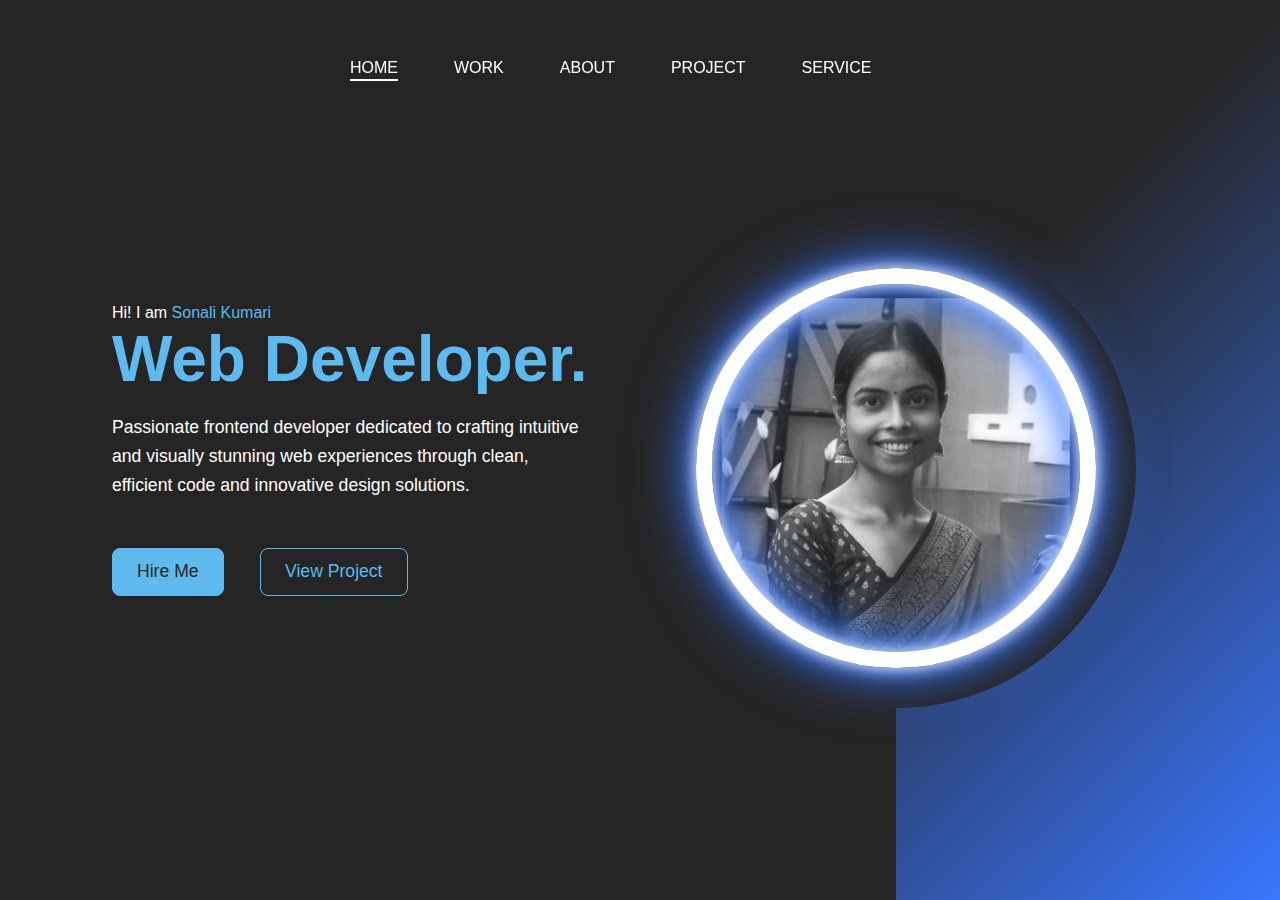
<file: MyPortfolio/index.html>
<!DOCTYPE html>
<html lang="en">
<head>
    <meta charset="UTF-8">
    <meta name="viewport" content="width=device-width, initial-scale=1.0">
    <title>Portfolio</title>
    <link rel="stylesheet" href="style.css">
    <link rel="stylesheet" href="https://cdnjs.cloudflare.com/ajax/libs/font-awesome/6.5.2/css/all.min.css" integrity="sha512-SnH5WK+bZxgPHs44uWIX+LLJAJ9/2PkPKZ5QiAj6Ta86w+fsb2TkcmfRyVX3pBnMFcV7oQPJkl9QevSCWr3W6A==" crossorigin="anonymous" referrerpolicy="no-referrer" />
</head>
<body>
   <div class="portfolioContainer">
        <ul class="navlist">
            <li><a href="#" class="active">Home</a></li>
            <li><a href="#">Work</a></li>
            <li><a href="#">About</a></li>
            <li><a href="#">Project</a></li>
            <li><a href="#">Service</a></li>
        </ul>

        <div class="leftContainer">
            <div class="icons">
                <i class="fa-brands fa-linkedin-in"></i>
                <i class="fa-brands fa-github"></i>
                <i class="fa-brands fa-instagram"></i>
                <i class="fa-brands fa-whatsapp"></i>
            </div>
            <div class="content">
                <p class="intro">Hi! I am <span>Sonali Kumari</span></p>
                <h1>Web Developer.</h1>
                <p class="detail">Passionate frontend developer dedicated to crafting intuitive and visually stunning web experiences through clean, efficient code and innovative design solutions.</p>
                <div class="btn-container">
                    <button>Hire Me</button>
                    <button>View Project</button>
                </div>
            </div>
        </div>
        <div class="rightContainer"></div>
        <div class="design">
            <div class="circle"></div>
            <div class="circle"></div>
        </div>
    </div>
</body>
</html>
</file>
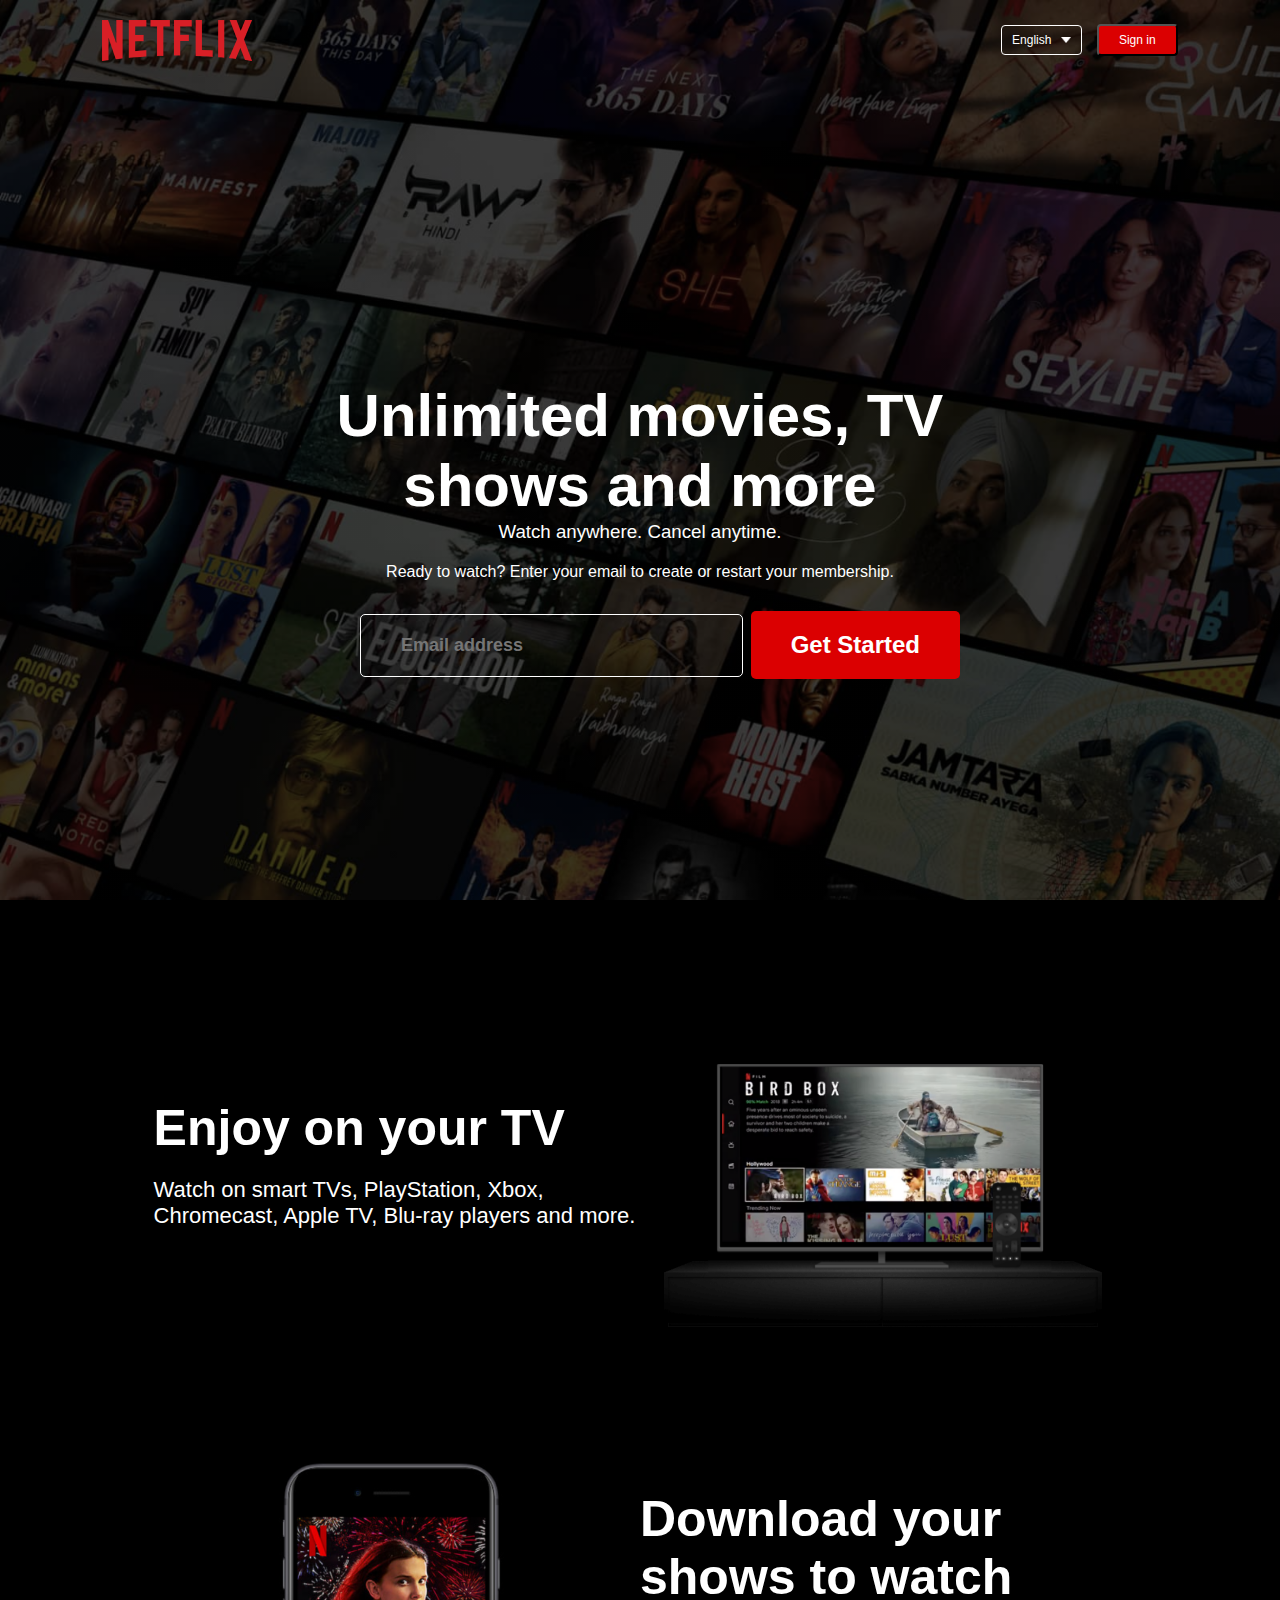
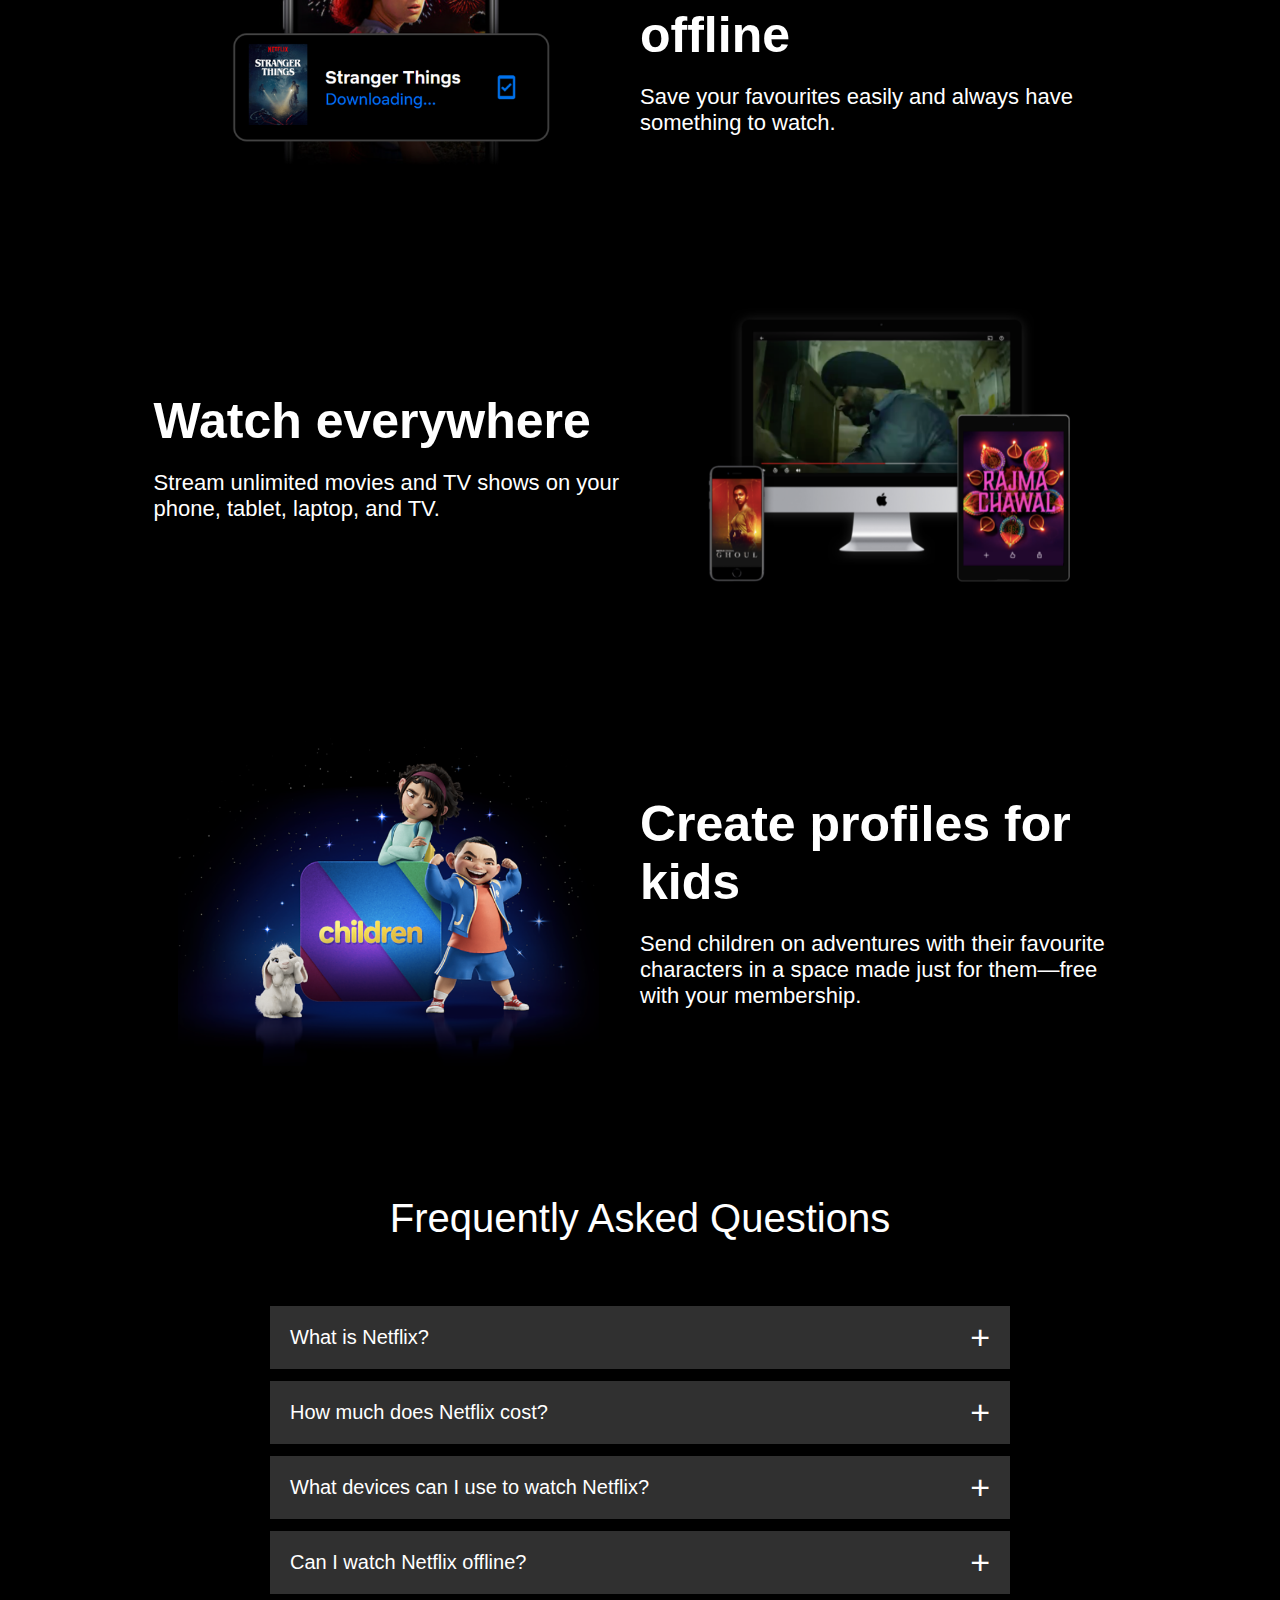
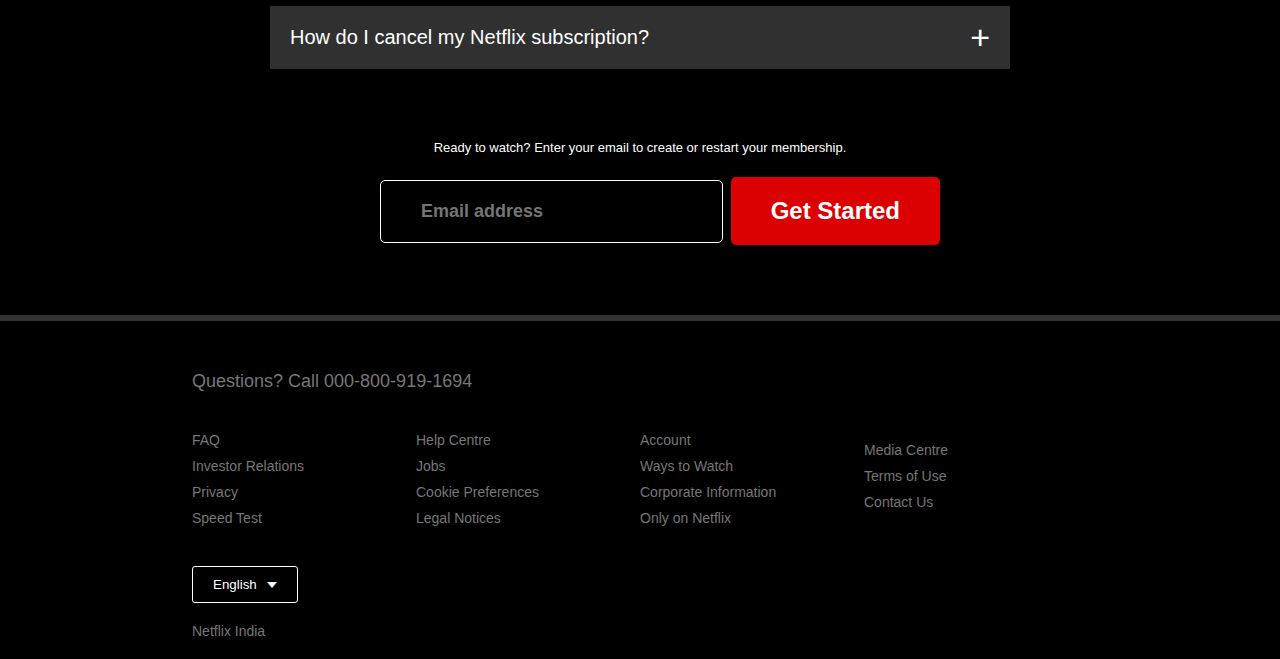
<file: NetflixClone/index.html>
<!DOCTYPE html>
<html>
<head>
    <meta name="viewport" content="width=device-width, initial-scale=1.0">
    <title>Netflix</title>
    <link rel="stylesheet" href="style.css">
</head>
<body>
    <div class="header">
        <nav>
            <img src="images/logo.png" class="logo">
            <div>
                <button class="language-btn">English <img src="images/down-icon.png"></button>
                <button>Sign in</button>
            </div>
        </nav>
        <div class="header-content">
            <h1>Unlimited movies, TV shows and more</h1>
            <h3>Watch anywhere. Cancel anytime.</h3>
            <p>Ready to watch? Enter your email to create or restart your membership.</p>
            <form class="email-signup">
                <input type="email" placeholder="Email address" required>
                <button type="submit">Get Started</button>
            </form>
        </div>
    </div>
    <div class="features">
        <div class="row">
            <div class="text-col">
                <h2>Enjoy on your TV</h2>
                <p>Watch on smart TVs, PlayStation, Xbox, Chromecast, Apple TV, Blu-ray players and more.</p>
            </div>
            <div class="img-col">
                <img src="images/feature-1.png">
            </div>
        </div>


        <div class="row">
            <div class="img-col">
                <img src="images/feature-2.png">
            </div>
            <div class="text-col">
                <h2>Download your shows to watch offline</h2>
                <p>Save your favourites easily and always have something to watch.</p>
            </div>
           
        </div>

        <div class="row">
            <div class="text-col">
                <h2>Watch everywhere</h2>
                <p>Stream unlimited movies and TV shows on your phone, tablet, laptop, and TV.</p>
            </div>
            <div class="img-col">
                <img src="images/feature-3.png">
            </div>
        </div>


        <div class="row">

            <div class="img-col">
                <img src="images/feature-4.png">
            </div>
            <div class="text-col">
                <h2>Create profiles for kids</h2>
                <p>Send children on adventures with their favourite characters in a space made just for them—free with your membership.</p>
            </div>
           
        </div>
    </div>




    <div class="faq">
        <h2>Frequently Asked Questions</h2>
        <ul class="accordion">
            <li>
                <input type="radio" name="accordion" id="first">
                <label for="first">What is Netflix?</label>
                <div class="content">
                    <p>Netflix is a streaming service that offers a wide variety of award-winning TV shows, movies, anime, documentaries and more – on thousands of internet-connected devices. You can watch as much as you want, whenever you want, without a single ad – all for one low monthly price. There's always something new to discover, and new TV shows and movies are added every week!</p>
                </div>
            </li>

            <li>
                <input type="radio" name="accordion" id="second">
                <label for="second">How much does Netflix cost?</label>
                <div class="content">
                    <p>Watch Netflix on your smartphone, tablet, Smart TV, laptop, or streaming device, all for one fixed monthly fee. Plans range from ₹149 to ₹649 a month. No extra costs, no contracts.</p>
                </div>
            </li>

            <li>
                <input type="radio" name="accordion" id="third">
                <label for="third">What devices can I use to watch Netflix?</label>
                <div class="content">
                    <p>You can watch Netflix on your smartphone, tablet, Smart TV, laptop, streaming media player, or gaming console. You can also stream on up to four devices at the same time, depending on your plan.</p>
                </div>
            </li>
            
            <li>
                <input type="radio" name="accordion" id="fourth">
                <label for="fourth">Can I watch Netflix offline?</label>
                <div class="content">
                    <p>Yes, you can download select titles to watch offline on your compatible device. Just look for the download icon on the details page for a movie or TV show.</p>
                </div>
            </li>
            
            <li>
                <input type="radio" name="accordion" id="fifth">
                <label for="fifth">How do I cancel my Netflix subscription?</label>
                <div class="content">
                    <p>To cancel your Netflix subscription, simply go to the Account section on the Netflix website and select Cancel Membership. Follow the instructions to complete the cancellation process.</p>
                </div>
            </li>
            
            
        </ul>

        <small>Ready to watch? Enter your email to create or restart your membership.</small>
        <form class="email-signup">
            <input type="email" placeholder="Email address" required>
            <button type="submit">Get Started</button>
        </form>
    </div>

    <div class="footer">
        <h2>Questions? Call 000-800-919-1694</h2>
        <div class="row"> 
            <div class="col"> 
                <a href="#"> FAQ</a>
                <a href="#"> Investor Relations</a>
                <a href="#"> Privacy</a>
                <a href="#">Speed Test</a>
                
            </div>

            <div class="col"> 
                <a href="#"> Help Centre</a>
                <a href="#"> Jobs</a>
                <a href="#">Cookie Preferences</a>
                <a href="#">Legal Notices</a>
                
            </div>

            <div class="col"> 
                <a href="#">Account</a>
                <a href="#">Ways to Watch</a>
                <a href="#">Corporate Information</a>
                <a href="#"> Only on Netflix<a>
                
            </div>

            <div class="col"> 
                <a href="#">Media Centre</a>
                <a href="#">Terms of Use</a>
                <a href="#">Contact Us</a>
               
                
            </div>


        </div>
        <button class="language-btn">English <img src="images/down-icon.png"></button>
        <p class="copyright-txt">Netflix India</p>
    </div>
</body>
</html>
</file>
<file: MyPortfolio/style.css>
* {
    margin : 0;
    padding : 0;
    box-sizing : border-box;
    font-family : poppins,sans-serif;
}

.portfolioContainer {
    height : 100vh;
    width : 100%;
    display : flex;
}

.navlist {
    display : flex;
    gap : 3.5rem;
    height : 15vh;
    justify-content : center;
    align-items : center;
    position : fixed;
    left: 350px;
}

.navlist li {
    list-style : none;
    text-transform : uppercase;
    
}

.navlist li a {
    text-decoration : none;
    font-size : 1rem;
    color : #fff;
    position : relative;
    
}

.leftContainer, .rightContainer {
    height : 100vh;
    display : flex;
    align-items : center;
}

.leftContainer {
    background-color : #262525;
    width : 70%;
    padding-left : 3rem;
}

.rightContainer {
    background : linear-gradient(-45deg, #3877ff,#262525 70%);
    width : 30%;
}

.icons .fa-brands {
    color : #bbb;
    font-size : 1.7rem;
}

.icons {
    display : flex;
    flex-direction : column;
    justify-content : center;
    align-items : center;
    gap : 3rem;
    
}

.content {
    margin-left : 4rem;
}

.content .intro {
    font-weight : semi-bold;
    font-size : 1rem;
    color : #fff;
}

.content .intro span {
    color : #5DB9EE;
}

.content h1 {
    font-size : 4rem;
    color : #5DB9EE;
}

.content .detail {
    font-size : 1.1rem;
    color : #fff;
    max-width : 30rem;
    margin : 1.1rem 0 3rem 0;
    line-height : 1.8rem;
}

.btn-container button {
    border : .1rem solid #5DB9EE;
    font-size : 1.1rem;
    padding : .8rem 1.5rem;
    border-radius : .5rem;
    cursor : pointer;
    transition : .5s ease;
}

button:nth-child(1) {
    background-color : #5DB9EE;
    color : #262525;
}
button:nth-child(2) {
    background-color : transparent;
    color : #5DB9EE;
    margin-left : 2rem;
}

button:nth-child(1):hover {
    background-color : transparent;
    color : #5DB9EE;
}
button:nth-child(2):hover {
    background-color : #5DB9EE;
    color : #262525;
}

.icons .fa-brands:hover {
    background : linear-gradient(#fff, #5DB9EE) ;
    -webkit-background-clip : text;
    -webkit-text-fill-color : transparent;
    cursor : pointer;
}

.design .circle {
    aspect-ratio : 1;
    position : absolute;
    border-radius : 50%;
    top : 52%;
    left : 70%;
    transform : translate(-50%,-50%);
}

.circle:nth-child(1) {
    background : linear-gradient(90deg, transparent 50%, #262525 50%);
    width : 30rem;
}

.circle:nth-child(2) {
    width : 25rem;
    background-image : url("image/ProfileImage.jpeg");
    background-size : 100%;
    background-repeat : no-repeat;
    border : 1rem solid #fff;
    box-shadow : 
    0 0 1rem #fff,
    inset 0 0 1rem #fff,
    0 0 2rem #3877ff,
    inset 0 0 2rem #3877ff,
    0 0 4rem #3877ff,
    inset 0 0 4rem #3877ff;
}

.navlist li a::after, .navlist .active::after {
    content : "";
    position : absolute;
    background-color : #fff;
    width : 100%;
    height : .1rem;
    left : 0;
    bottom : -5px;
    transform : scaleX(0);
    transform-origin : bottom right;
    transition : transform .5s;
}

.navlist li a:hover::after, .navlist .active::after {
    transform : scaleX(1);
    transform-origin : bottom left;
}
</file>
<file: NetflixClone/style.css>
* {
    margin: 0;
    padding: 0;
    font-family: 'Poppins', sans-serif;
    box-sizing: border-box;
}

body {
    background: #000;
    color: #fff;
}

.header {
    width: 100%;
    height: 100vh;
    background-image: linear-gradient(rgba(0,0,0,0.7), rgba(0,0,0,0.7)), url(images/header-image.png);
    background-size: cover;
    background-position: center;
    padding: 10px 8%;
    position: relative;
}
nav{
    display: flex;
    align-items: center;
    justify-content: space-between;
    padding: 10px 0;
}
.logo
{
    width:  150px;
cursor: pointer;
}
nav button{
    border-style: 0;
    outline: 0;
    background: #db0001;
    color: #fff;
    padding: 7px 20px;
    font-size: 12px;
    border-radius: 4px;
    margin-left: 10px;
    cursor: pointer;
}
.language-btn
{
    display: inline-flex;
    align-items: center;
    background: transparent;
    border: 1px solid #fff;
    padding: 7px 10px;
}
.language-btn img{
    width: 10px;
    margin-left: 10px;
}
.header-content
{
    position: absolute;
    top: 50%;
    left: 50%;
    transform: translate(-50%,-50%);
    text-align: center;
    margin-top: 80px;
}
.header-content h1{
    font-size: 60px;
    line-height: 70px;
    font-weight: 600;
    max-width: 650px;
}
.header-content h3{
    font-weight: 400;
    margin-bottom: 20px;
}
.email-signup
{
   
    border-radius: 4px;
    display: flex;
    align-items: center;
    margin-top: 30px;
    overflow: hidden;
}
.email-signup input{
    flex: 1;
    border: 0;
    outline: 0;
    
    background: transparent;
    border: 1px solid #fff;
    padding: 20px 40px;
    margin-left: 40px;
    margin-right: 8px;
    font-weight: 700;
    border-radius: 5px;
    font-size: large;
}
.email-signup button
{
    background: #db0001;
    border: 0;
    outline: 0;
    color: #fff;
    font-size: 16px;
    cursor: pointer;
    padding: 20px 40px;
    font-weight: 700;
    border-radius: 5px;
    font-size: x-large;
}




.features
{
    padding: 50px 12%;
    font-size: 22px; 
}
.row
{
    display: flex;
    width: 100%;
    align-items: center;
    flex-wrap: wrap;
    padding: 50px 0;
}
.text-col
{
    flex-basis: 50%;
    margin-bottom: 20px;
}
.img-col
{
    flex-basis: 50%;
    margin-bottom: 20px;
}
.img-col img{
    display: block;
    width: 90%;
    margin: auto;
}
.features h2{
    font-size: 50px;
    font-weight: 600;
    margin-bottom: 20px;
}





.faq
{
    padding: 10px 12%;
    text-align: center;
    font-size: 18px;
}

.faq h2
{
    font-weight: 500;
    font-size: 40px;
}

.accordion {
    margin: 60px auto;
    max-width: 750px;
    width: 100%;
}

.accordion li {
    list-style: none;
    width: 100%;
    padding: 5px;
}

.accordion li label {
    display: flex;
    align-items: center;
    padding: 20px;
    font-size: 20px;
    font-weight: 500;
    background: #303030;
    margin-bottom: 2px;
    cursor: pointer;
    position: relative;
}
label::after{
    content: '+';
    font-size: 34px;
    position: absolute;
    right: 20px;
    transition: transform 0.5s;
}
input[type ="radio"]{
    display: none;
}
.accordion .content{
    background: #303030;
    text-align: left;
    padding: 0 20px;
    max-height: 0;
    overflow: hidden;
    transition: max-height 0.5s, padding 0.5s;
}
.accordion input[type="radio"]:checked + label +.content{
    max-height: 600px;
    padding: 30px 20px;
}
.accordion input[type="radio"]:checked + label::after{
    transform: rotate(135deg);
}

.faq .email-signup{
    max-width: 600px;
    margin: 20px auto 60px;
}
.faq small{
    font-size: 13px;
}




.footer
{
    padding: 50px 15% 10px;
    border-top: 6px solid #333;
    color: #777;
}

.footer h2{
    font-size: 18px;
    font-weight: 400;
    margin-bottom: 30px;
}
.footer .col{
    flex-basis: 25%;
    flex-grow: 1;
    margin-bottom: 20px;
}
.footer .col a{
    display: block;
    text-decoration: none;
    color: #777;
    font-size: 14px;
    margin-bottom: 10px;
}
.footer .row{
    align-items: flex-start;
    padding: 10px 0;
}

.footer .language-btn{
    color: #fff;
    padding: 10px 20px;
    border-radius: 3px;
}
.copyright-txt
{
    font-size: 14px;
    margin-top: 20px;
    margin-bottom: 10px;
}



@media only screen and (max-width: 600px) {
.logo{
    width: 100px;
}
nav button{
    padding: 5px 10px;
}
nav .language-btn{
    padding: 4px 8px;
}
.header-content{
    position: unset;
    transform: none;
    padding-top: 150px;
}
.header-content h1
{
    font-size: 30px;
}
.email-signup button{
    font-size: 12px;
    padding: 10px 15px;
}
    .text-col,.img-col{
        flex-basis: 100%;
    }
    .features h2
    {
        font-size: 30px;
    }
    .features p
    {
        font-size: 15px;
    }
    .row:nth-child(2),.row:nth-child(4)
    {
        flex-direction: column-reverse;
    }

    .features .row{
        padding: 10px 0;
    }
    .faq h2{
        font-size: 20px;
    }
    .accordion .content{
        font-size: 14px;
    }
.accordion li label
{
    padding: 10px;
    font-size: 14px;
}
label::after{
    font-size: 22px;
}

}
</file>
